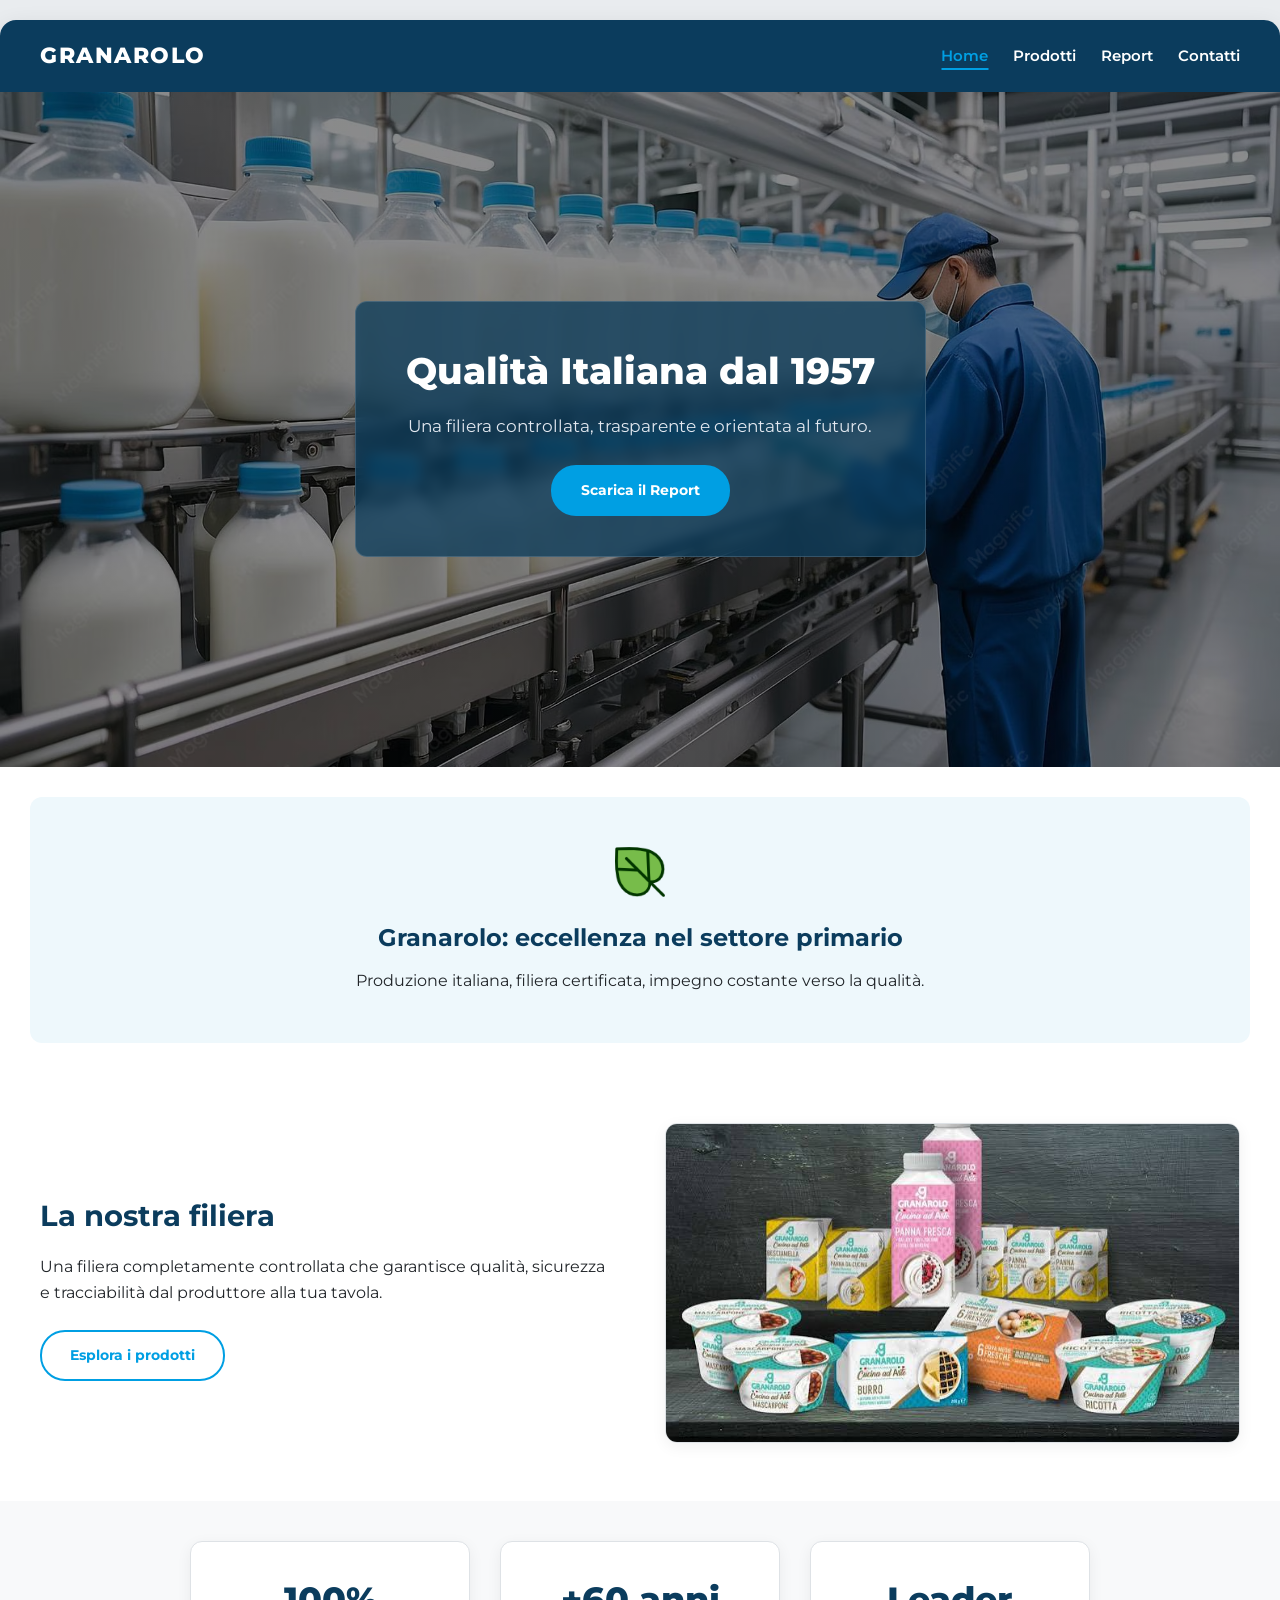
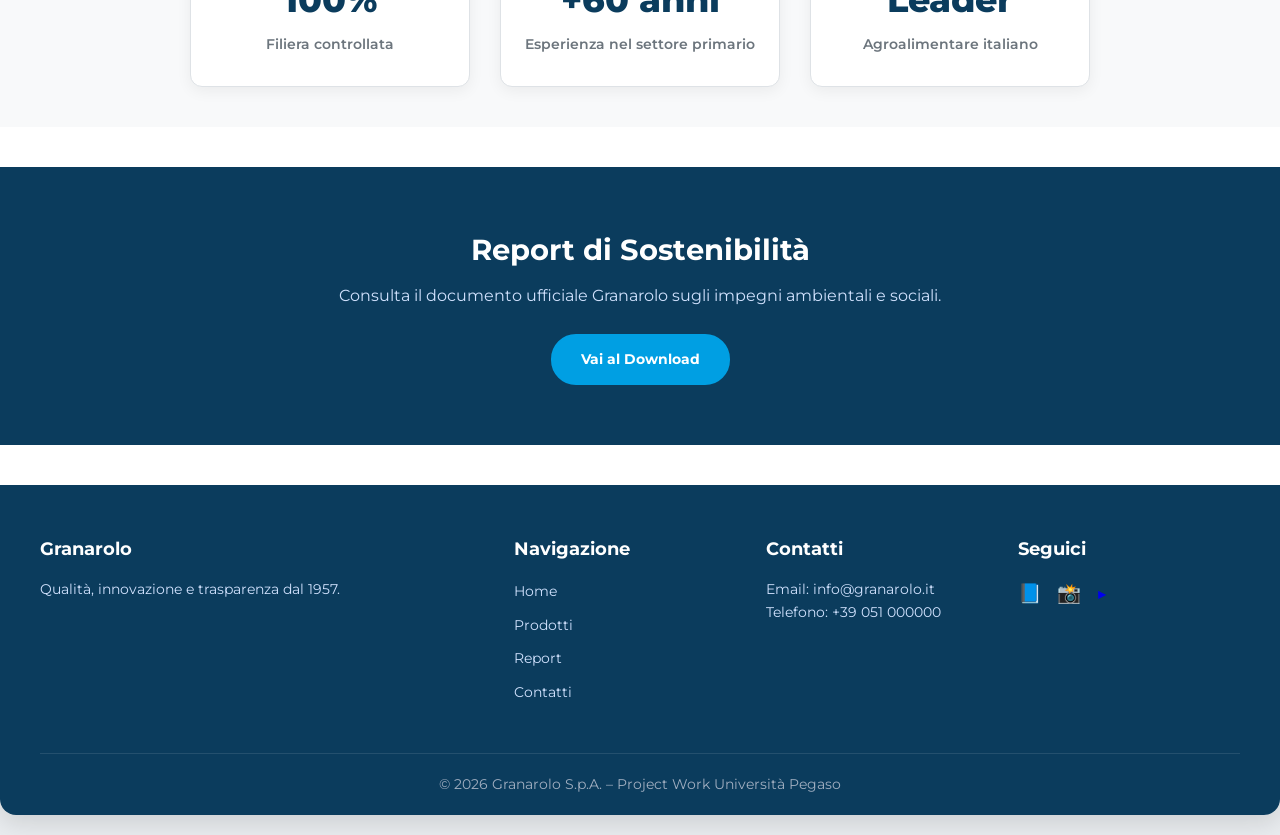
<file: index.html>
<!DOCTYPE html>
<html lang="it">
<head>
    <meta charset="UTF-8">
    <meta name="viewport" content="width=device-width, initial-scale=1.0">
    <meta name="description" content="Project Work Università Pegaso - Sito Web Granarolo: qualità, filiera e sostenibilità.">
    <title>Granarolo - Home | Project Work Pegaso</title>
    
    <!-- Google Fonts per un look tipografico professionale -->
    <link rel="preconnect" href="https://fonts.googleapis.com">
    <link rel="preconnect" href="https://fonts.gstatic.com" crossorigin>
    <link href="https://fonts.googleapis.com/css2?family=Montserrat:wght@400;600;700;800&display=swap" rel="stylesheet">
    
    <!-- Foglio di Stile -->
    <link rel="stylesheet" href="css/style.css">
</head>

<body>

<div class="home-wrapper">

    <!-- HEADER & NAVBAR -->
    <header>
        <nav class="navbar">
            <div class="logo">GRANAROLO</div>
            <ul class="nav-links">
                <li><a href="index.html" class="active">Home</a></li>
                <li><a href="prodotti.html">Prodotti</a></li>
                <li><a href="download-report.html">Report</a></li>
                <li><a href="contatti.html">Contatti</a></li>
            </ul>
        </nav>
    </header>

    <!-- CONTENUTO PRINCIPALE (MAIN) -->
    <main>
        <!-- HERO SECTION -->
        <section class="hero-img">
            <div class="hero-overlay">
                <h1>Qualità Italiana dal 1957</h1>
                <p>Una filiera controllata, trasparente e orientata al futuro.</p>
                <a class="btn" href="download-report.html">Scarica il Report</a>
            </div>
        </section>

        <!-- INTRO BANNER -->
        <section class="intro-banner">
            <img src="img/icon-leaf.png" alt="Icona sostenibilità" class="leaf-icon">
            <h2>Granarolo: eccellenza nel settore primario</h2>
            <p>Produzione italiana, filiera certificata, impegno costante verso la qualità.</p>
        </section>

        <!-- SEZIONE SPLIT FILIERA -->
        <section class="split-section">
            <div class="split-text">
                <h2>La nostra filiera</h2>
                <p>Una filiera completamente controllata che garantisce qualità, sicurezza e tracciabilità dal produttore alla tua tavola.</p>
                <a class="btn btn-secondary" href="prodotti.html">Esplora i prodotti</a>
            </div>

            <div class="split-img">
                <img src="img/granarolo.jpeg" alt="Filiera Granarolo">
            </div>
        </section>

        <!-- SEZIONE KPI / STATISTICHE -->
        <section class="kpi-section">
            <div class="kpi-card">
                <h3>100%</h3>
                <p>Filiera controllata</p>
            </div>
            <div class="kpi-card">
                <h3>+60 anni</h3>
                <p>Esperienza nel settore primario</p>
            </div>
            <div class="kpi-card">
                <h3>Leader</h3>
                <p>Agroalimentare italiano</p>
            </div>
        </section>

        <!-- SEZIONE BANNER REPORT -->
        <section class="report-section">
            <h2>Report di Sostenibilità</h2>
            <p>Consulta il documento ufficiale Granarolo sugli impegni ambientali e sociali.</p>
            <a class="btn" href="download-report.html">Vai al Download</a>
        </section>
    </main>

    <!-- FOOTER -->
    <footer class="footer">
        <div class="footer-container">
            <div class="footer-section">
                <h3>Granarolo</h3>
                <p>Qualità, innovazione e trasparenza dal 1957.</p>
            </div>
            <div class="footer-section">
                <h4>Navigazione</h4>
                <ul>
                    <li><a href="index.html">Home</a></li>
                    <li><a href="prodotti.html">Prodotti</a></li>
                    <li><a href="download-report.html">Report</a></li>
                    <li><a href="contatti.html">Contatti</a></li>
                </ul>
            </div>
            <div class="footer-section">
                <h4>Contatti</h4>
                <p>Email: info@granarolo.it</p>
                <p>Telefono: +39 051 000000</p>
            </div>
            <div class="footer-section">
                <h4>Seguici</h4>
                <div class="social-icons">
                    <a href="#" aria-label="Facebook">📘</a>
                    <a href="#" aria-label="Instagram">📸</a>
                    <a href="#" aria-label="YouTube">▶️️</a>
                </div>
            </div>
        </div>
        <div class="footer-bottom">
            © 2026 Granarolo S.p.A. – Project Work Università Pegaso
        </div>
    </footer>

</div>

</body>
</html>
</file>
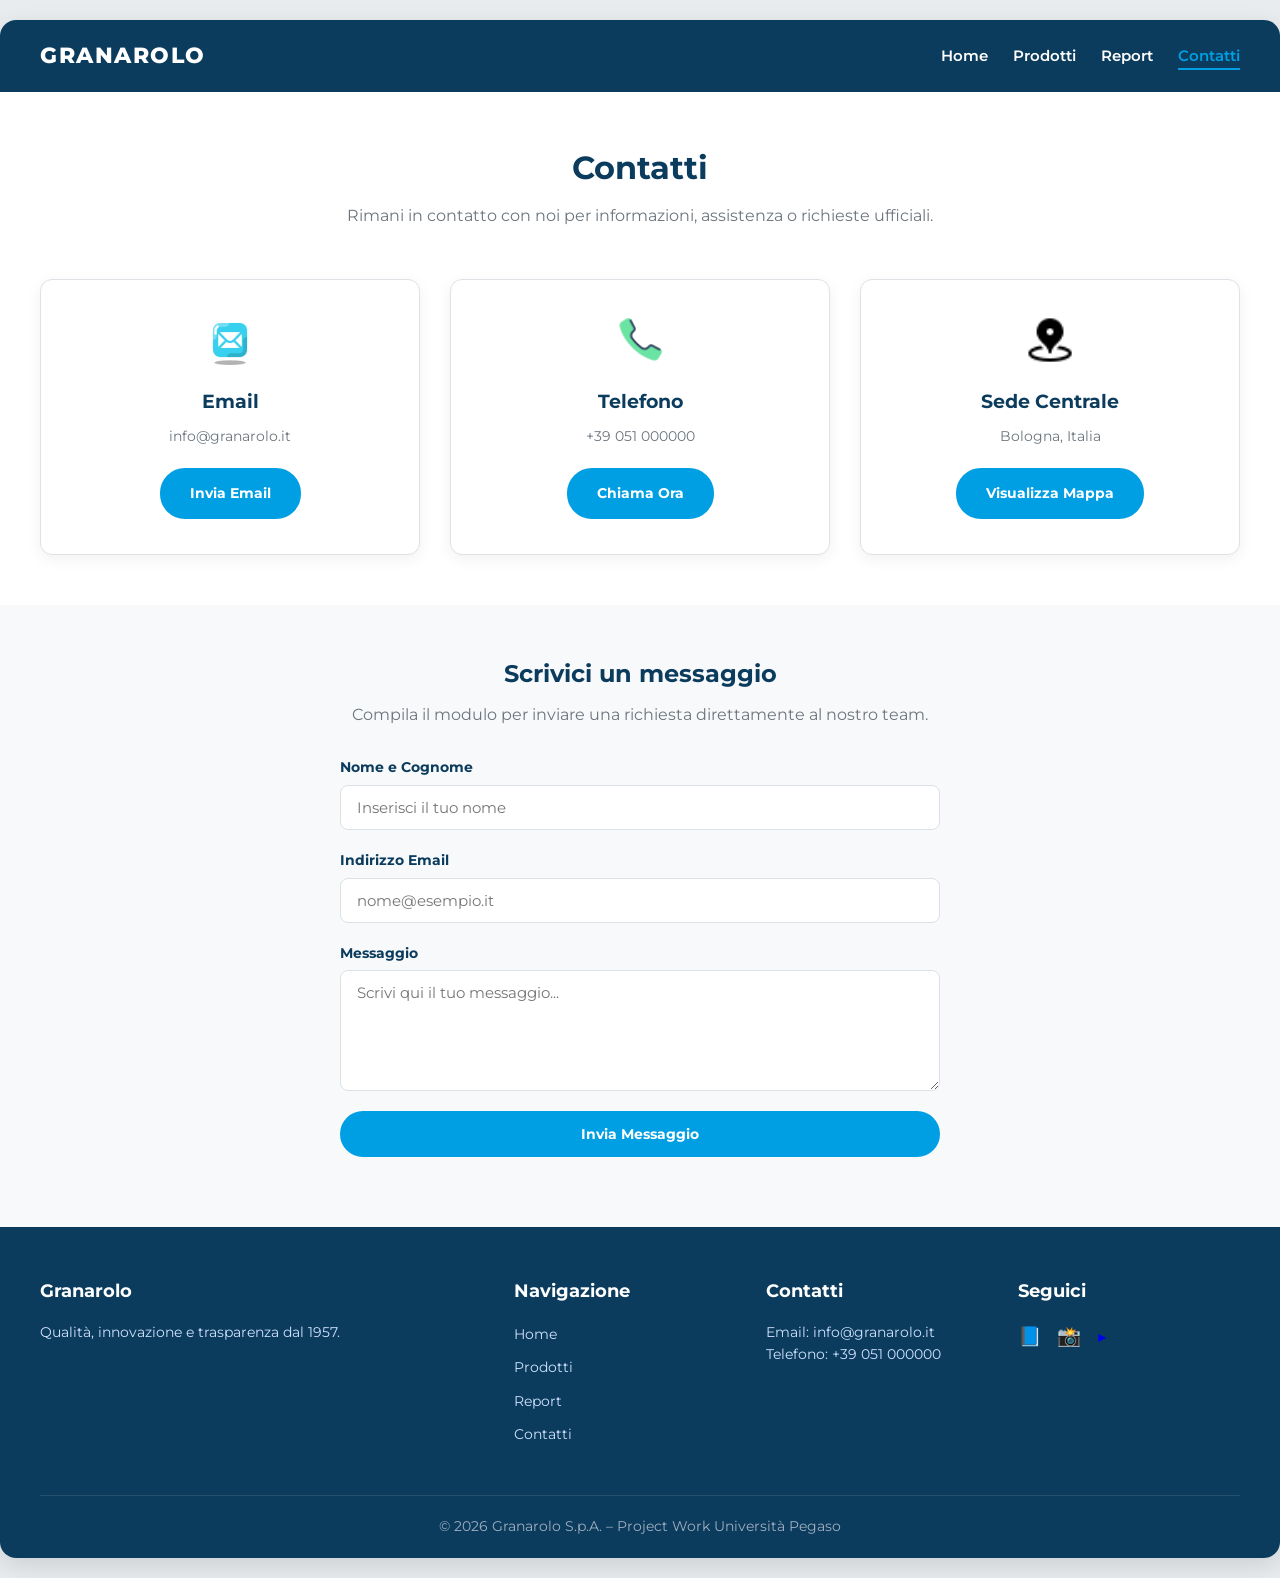
<file: contatti.html>
<!DOCTYPE html>
<html lang="it">
<head>
    <meta charset="UTF-8">
    <meta name="viewport" content="width=device-width, initial-scale=1.0">
    <meta name="description" content="Project Work Università Pegaso - Contatti Granarolo: form di contatto, referenze aziendali e sede.">
    <title>Granarolo - Contatti | Project Work Pegaso</title>
    
    <!-- Google Fonts -->
    <link rel="preconnect" href="https://fonts.googleapis.com">
    <link rel="preconnect" href="https://fonts.gstatic.com" crossorigin>
    <link href="https://fonts.googleapis.com/css2?family=Montserrat:wght@400;600;700;800&display=swap" rel="stylesheet">
    
    <!-- Foglio di Stile -->
    <link rel="stylesheet" href="css/style.css">
</head>

<body>

<div class="page-wrapper">

    <!-- HEADER & NAVBAR -->
    <header>
        <nav class="navbar">
            <div class="logo">GRANAROLO</div>
            <ul class="nav-links">
                <li><a href="index.html">Home</a></li>
                <li><a href="prodotti.html">Prodotti</a></li>
                <li><a href="download-report.html">Report</a></li>
                <li><a href="contatti.html" class="active">Contatti</a></li>
            </ul>
        </nav>
    </header>

    <!-- CONTENUTO PRINCIPALE (MAIN) -->
    <main>
        <!-- INTESTAZIONE PAGINA -->
        <section class="page-header">
            <h1>Contatti</h1>
            <p>Rimani in contatto con noi per informazioni, assistenza o richieste ufficiali.</p>
        </section>

        <!-- GRIGLIA CONTATTI -->
        <section class="contact-grid">

            <article class="contact-card">
                <img src="img/icon-mail.png" class="contact-icon" alt="Email">
                <h3>Email</h3>
                <p>info@granarolo.it</p>
                <a class="btn" href="mailto:info@granarolo.it">Invia Email</a>
            </article>

            <article class="contact-card">
                <img src="img/icon-phone.png" class="contact-icon" alt="Telefono">
                <h3>Telefono</h3>
                <p>+39 051 000000</p>
                <a class="btn" href="tel:+39051000000">Chiama Ora</a>
            </article>

            <article class="contact-card">
                <img src="img/icon-position.png" class="contact-icon" alt="Posizione">
                <h3>Sede Centrale</h3>
                <p>Bologna, Italia</p>
                <a class="btn" href="#" target="_blank" rel="noopener">Visualizza Mappa</a>
            </article>

        </section>

        <!-- FORM CONTATTI -->
        <section class="contact-form-section">
            <h2>Scrivici un messaggio</h2>
            <p>Compila il modulo per inviare una richiesta direttamente al nostro team.</p>

            <form class="contact-form" action="#" method="post">
                <div class="form-group">
                    <label for="nome">Nome e Cognome</label>
                    <input type="text" id="nome" name="nome" placeholder="Inserisci il tuo nome" required>
                </div>

                <div class="form-group">
                    <label for="email">Indirizzo Email</label>
                    <input type="email" id="email" name="email" placeholder="nome@esempio.it" required>
                </div>

                <div class="form-group">
                    <label for="messaggio">Messaggio</label>
                    <textarea id="messaggio" name="messaggio" rows="5" placeholder="Scrivi qui il tuo messaggio..." required></textarea>
                </div>

                <button type="submit" class="btn">Invia Messaggio</button>
            </form>
        </section>
    </main>

    <!-- FOOTER -->
    <footer class="footer">
        <div class="footer-container">
            <div class="footer-section">
                <h3>Granarolo</h3>
                <p>Qualità, innovazione e trasparenza dal 1957.</p>
            </div>
            <div class="footer-section">
                <h4>Navigazione</h4>
                <ul>
                    <li><a href="index.html">Home</a></li>
                    <li><a href="prodotti.html">Prodotti</a></li>
                    <li><a href="download-report.html">Report</a></li>
                    <li><a href="contatti.html">Contatti</a></li>
                </ul>
            </div>
            <div class="footer-section">
                <h4>Contatti</h4>
                <p>Email: info@granarolo.it</p>
                <p>Telefono: +39 051 000000</p>
            </div>
            <div class="footer-section">
                <h4>Seguici</h4>
                <div class="social-icons">
                    <a href="#" aria-label="Facebook">📘</a>
                    <a href="#" aria-label="Instagram">📸</a>
                    <a href="#" aria-label="YouTube">▶</a>
                </div>
            </div>
        </div>
        <div class="footer-bottom">
            © 2026 Granarolo S.p.A. – Project Work Università Pegaso
        </div>
    </footer>

</div>

</body>
</html>
</file>
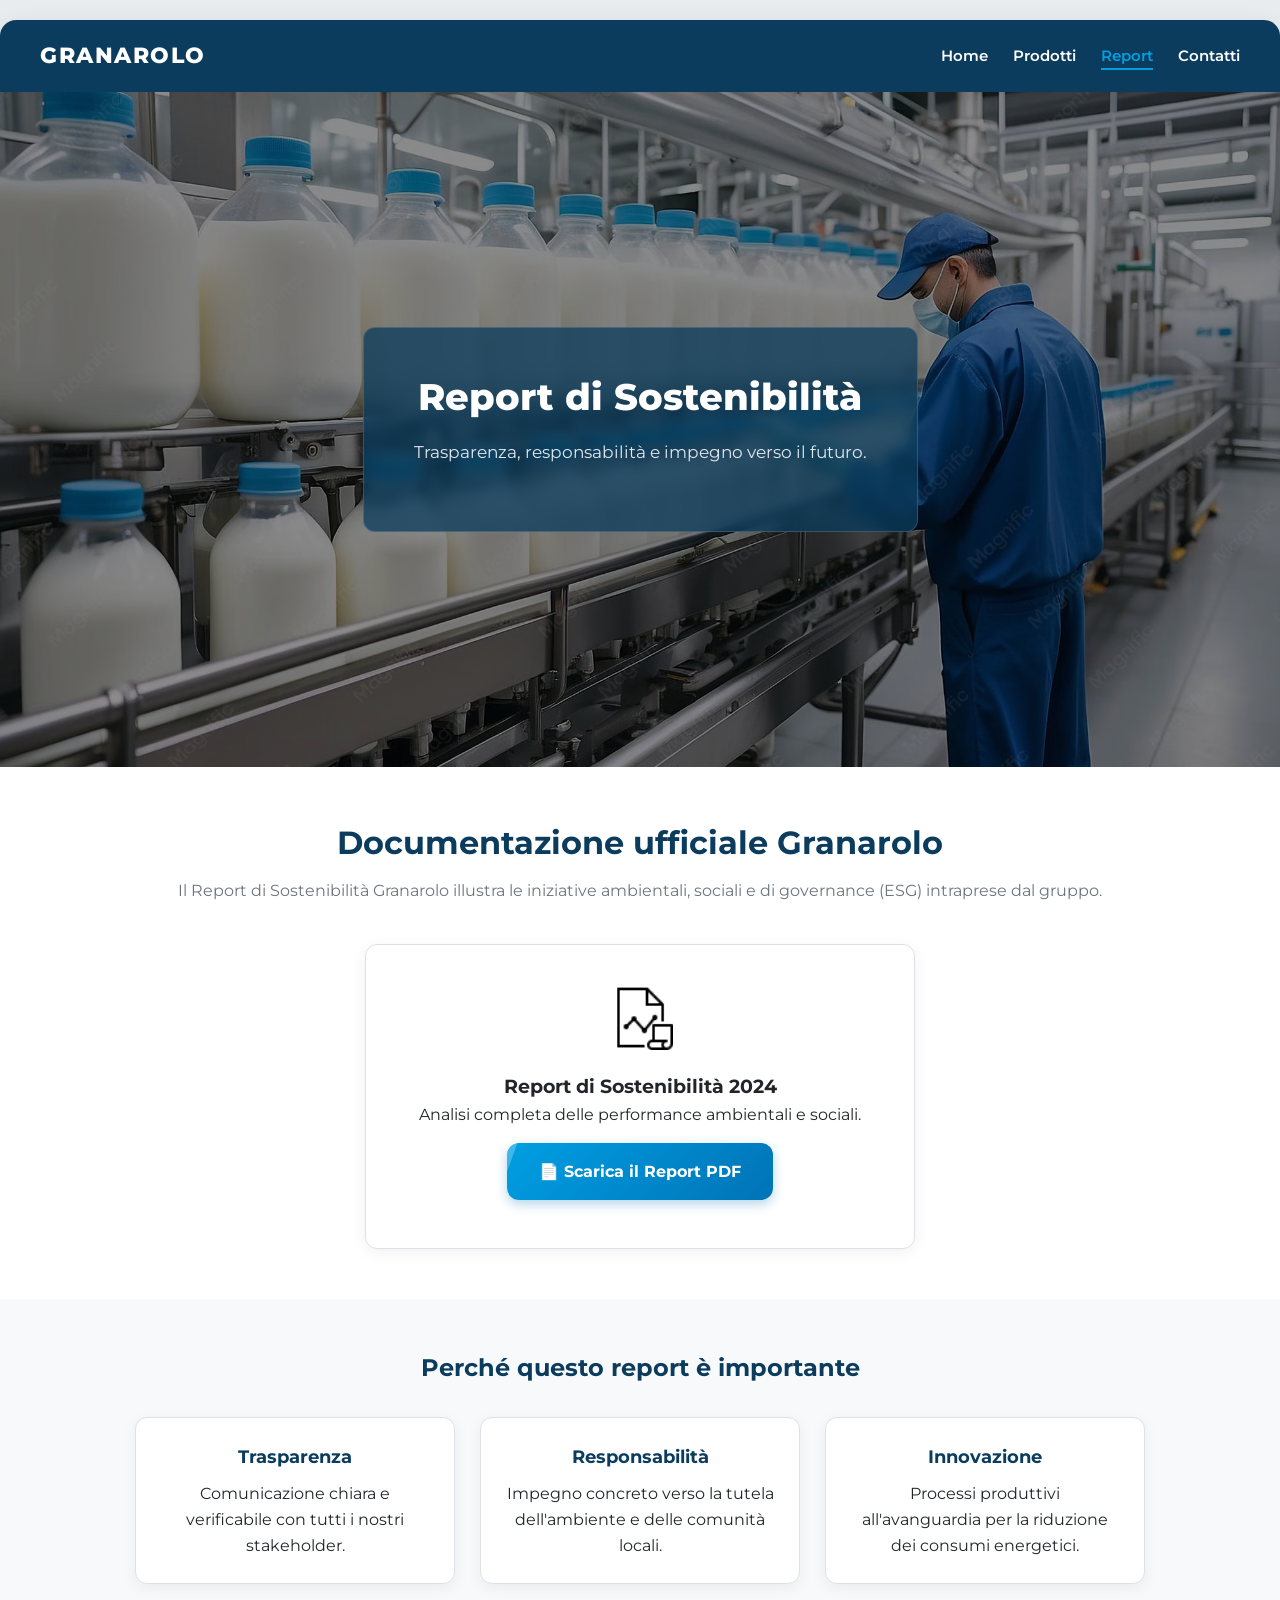
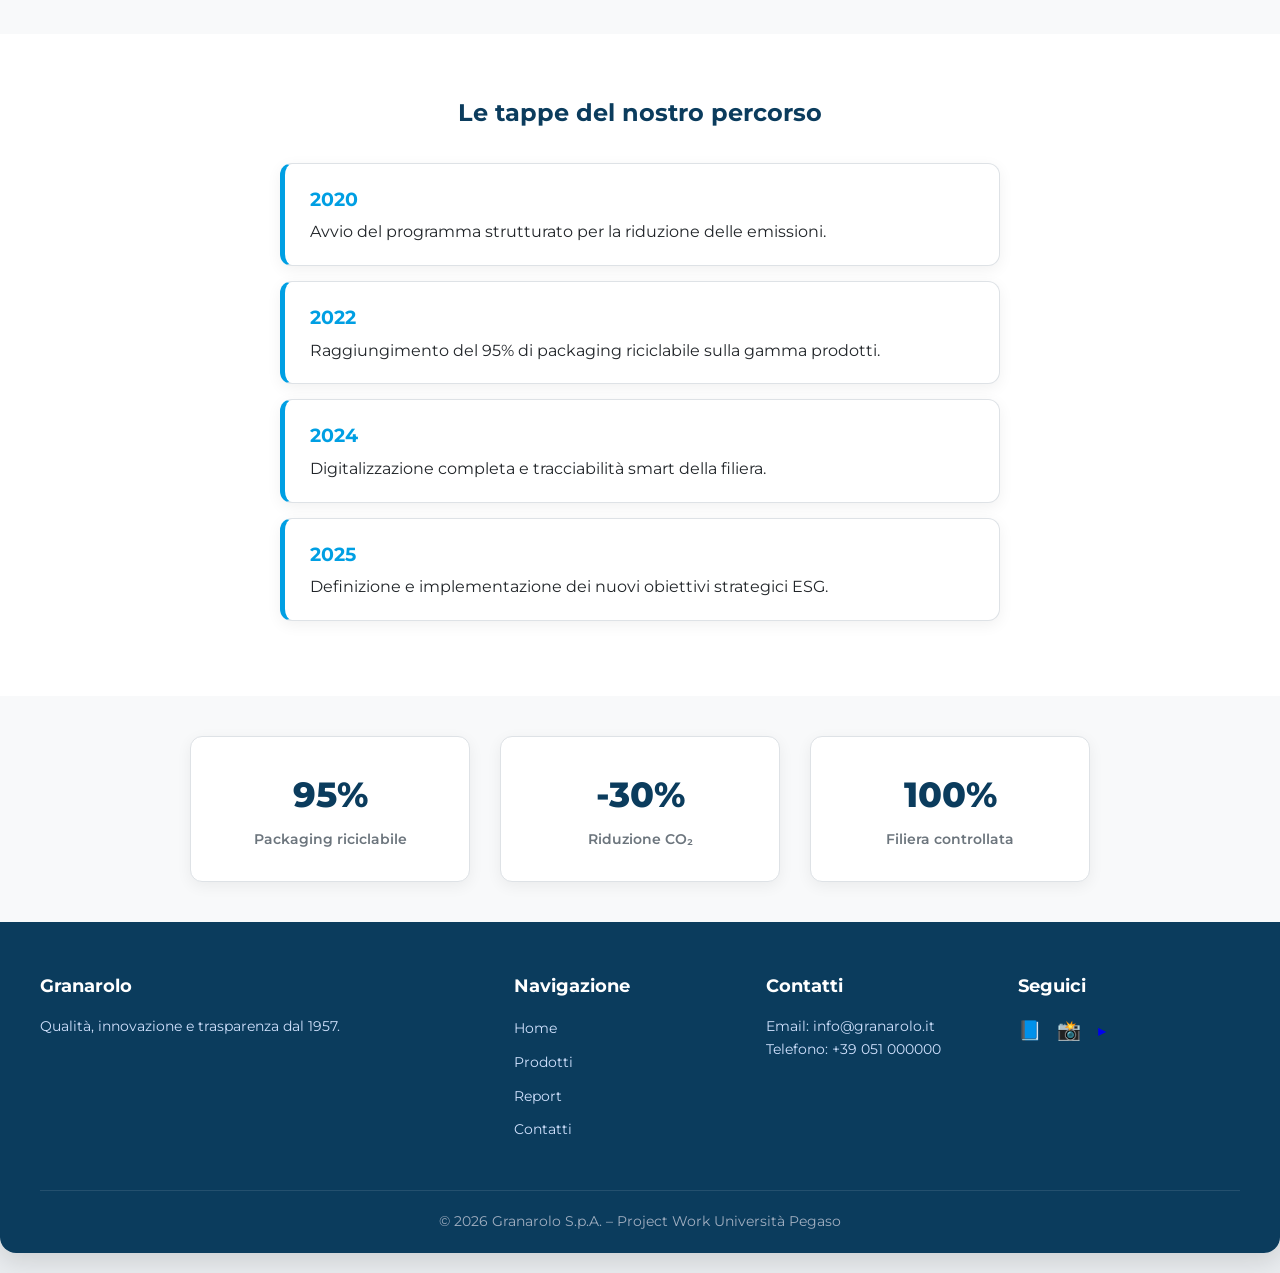
<file: download-report.html>
<!DOCTYPE html>
<html lang="it">
<head>
    <meta charset="UTF-8">
    <meta name="viewport" content="width=device-width, initial-scale=1.0">
    <meta name="description" content="Project Work Università Pegaso - Report di Sostenibilità Granarolo: analisi ESG, tappe ed obiettivi ambientali.">
    <title>Granarolo - Report | Project Work Pegaso</title>
    
    <!-- Google Fonts -->
    <link rel="preconnect" href="https://fonts.googleapis.com">
    <link rel="preconnect" href="https://fonts.gstatic.com" crossorigin>
    <link href="https://fonts.googleapis.com/css2?family=Montserrat:wght@400;600;700;800&display=swap" rel="stylesheet">
    
    <!-- Foglio di Stile -->
    <link rel="stylesheet" href="css/style.css">
</head>

<body>

<div class="page-wrapper">

    <!-- HEADER & NAVBAR -->
    <header>
        <nav class="navbar">
            <div class="logo">GRANAROLO</div>
            <ul class="nav-links">
                <li><a href="index.html">Home</a></li>
                <li><a href="prodotti.html">Prodotti</a></li>
                <li><a href="download-report.html" class="active">Report</a></li>
                <li><a href="contatti.html">Contatti</a></li>
            </ul>
        </nav>
    </header>

    <!-- CONTENUTO PRINCIPALE (MAIN) -->
    <main>
        <!-- HERO SECTION REPORT -->
        <section class="hero-img">
            <div class="hero-overlay">
                <h1>Report di Sostenibilità</h1>
                <p>Trasparenza, responsabilità e impegno verso il futuro.</p>
            </div>
        </section>

        <!-- TESTO INTRODUTTIVO -->
        <section class="content">
            <h2>Documentazione ufficiale Granarolo</h2>
            <p>Il Report di Sostenibilità Granarolo illustra le iniziative ambientali, sociali e di governance (ESG) intraprese dal gruppo.</p>
        </section>

        <!-- DOWNLOAD CARD -->
        <section class="report-download-section">
            <div class="report-card">
                <img src="img/icon-report.png" alt="Icona Report" class="report-icon">
                <h3>Report di Sostenibilità 2024</h3>
                <p>Analisi completa delle performance ambientali e sociali.</p>
                <a class="btn-download-premium" href="docs/report-sostenibilita.pdf" download>
                    📄 Scarica il Report PDF
                </a>
            </div>
        </section>

        <!-- PERCHÉ QUESTO REPORT -->
        <section class="why-section">
            <h2>Perché questo report è importante</h2>
            <div class="why-grid">
                <article class="why-item">
                    <h3>Trasparenza</h3>
                    <p>Comunicazione chiara e verificabile con tutti i nostri stakeholder.</p>
                </article>
                <article class="why-item">
                    <h3>Responsabilità</h3>
                    <p>Impegno concreto verso la tutela dell'ambiente e delle comunità locali.</p>
                </article>
                <article class="why-item">
                    <h3>Innovazione</h3>
                    <p>Processi produttivi all'avanguardia per la riduzione dei consumi energetici.</p>
                </article>
            </div>
        </section>

        <!-- TIMELINE STORICA -->
        <section class="timeline">
            <h2>Le tappe del nostro percorso</h2>
            <div class="timeline-container">
                <article class="timeline-item">
                    <h3>2020</h3>
                    <p>Avvio del programma strutturato per la riduzione delle emissioni.</p>
                </article>

                <article class="timeline-item">
                    <h3>2022</h3>
                    <p>Raggiungimento del 95% di packaging riciclabile sulla gamma prodotti.</p>
                </article>

                <article class="timeline-item">
                    <h3>2024</h3>
                    <p>Digitalizzazione completa e tracciabilità smart della filiera.</p>
                </article>

                <article class="timeline-item">
                    <h3>2025</h3>
                    <p>Definizione e implementazione dei nuovi obiettivi strategici ESG.</p>
                </article>
            </div>
        </section>

        <!-- KPI AMBIENTALI -->
        <section class="kpi-section">
            <div class="kpi-card">
                <h3>95%</h3>
                <p>Packaging riciclabile</p>
            </div>
            <div class="kpi-card">
                <h3>-30%</h3>
                <p>Riduzione CO₂</p>
            </div>
            <div class="kpi-card">
                <h3>100%</h3>
                <p>Filiera controllata</p>
            </div>
        </section>
    </main>

    <!-- FOOTER -->
    <footer class="footer">
        <div class="footer-container">
            <div class="footer-section">
                <h3>Granarolo</h3>
                <p>Qualità, innovazione e trasparenza dal 1957.</p>
            </div>
            <div class="footer-section">
                <h4>Navigazione</h4>
                <ul>
                    <li><a href="index.html">Home</a></li>
                    <li><a href="prodotti.html">Prodotti</a></li>
                    <li><a href="download-report.html">Report</a></li>
                    <li><a href="contatti.html">Contatti</a></li>
                </ul>
            </div>
            <div class="footer-section">
                <h4>Contatti</h4>
                <p>Email: info@granarolo.it</p>
                <p>Telefono: +39 051 000000</p>
            </div>
            <div class="footer-section">
                <h4>Seguici</h4>
                <div class="social-icons">
                    <a href="#" aria-label="Facebook">📘</a>
                    <a href="#" aria-label="Instagram">📸</a>
                    <a href="#" aria-label="YouTube">▶</a>
                </div>
            </div>
        </div>
        <div class="footer-bottom">
            © 2026 Granarolo S.p.A. – Project Work Università Pegaso
        </div>
    </footer>

</div>

</body>
</html>
</file>
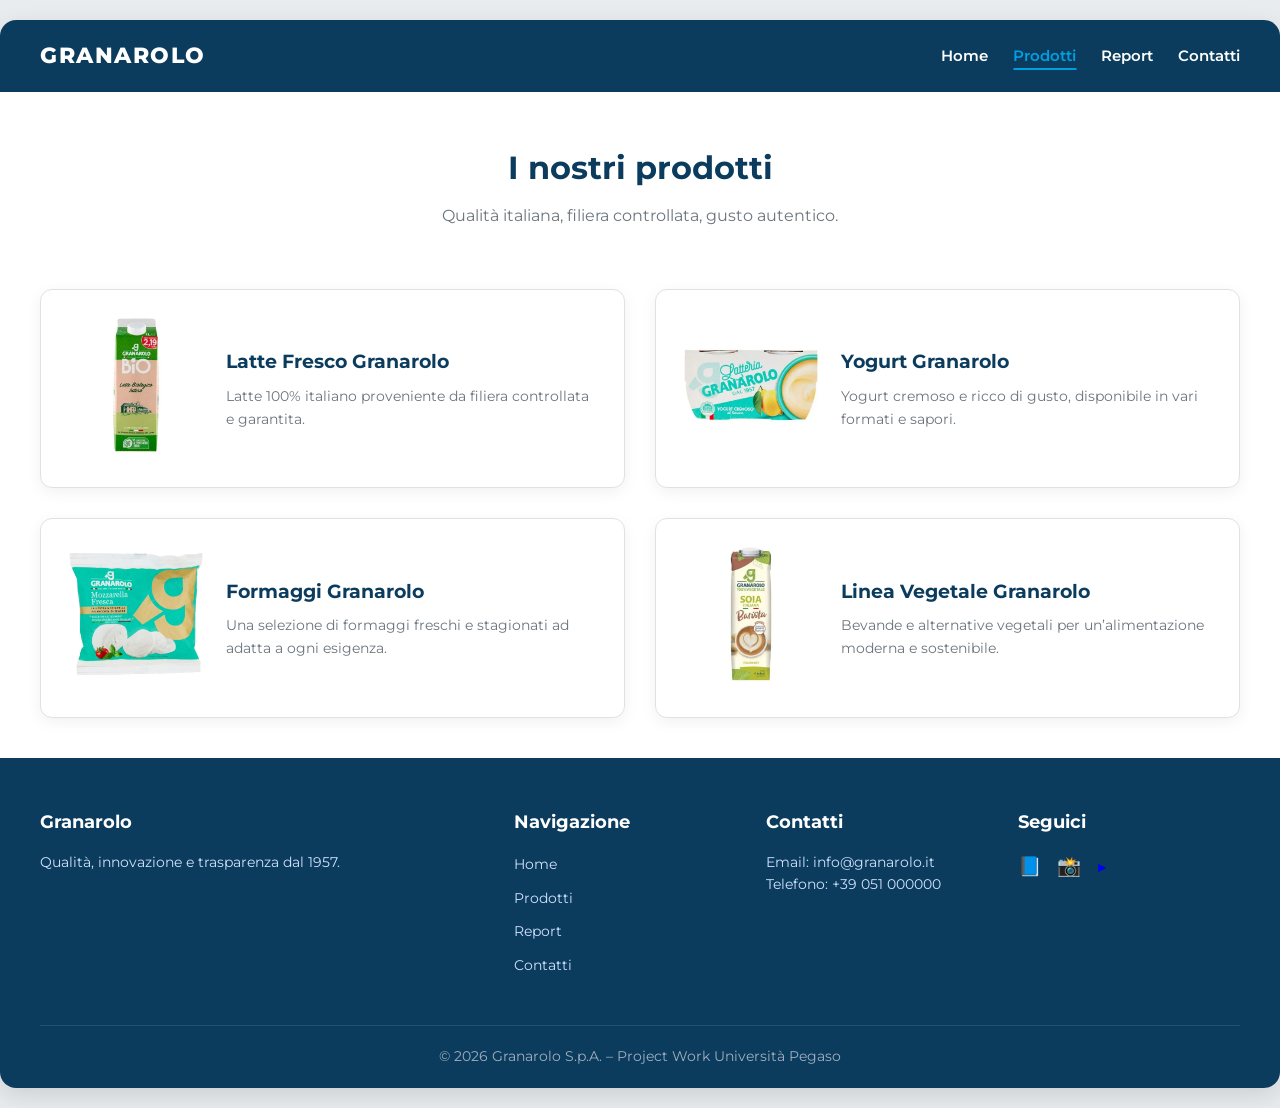
<file: prodotti.html>
<!DOCTYPE html>
<html lang="it">
<head>
    <meta charset="UTF-8">
    <meta name="viewport" content="width=device-width, initial-scale=1.0">
    <meta name="description" content="Project Work Università Pegaso - Catalogo Prodotti Granarolo: latte, yogurt, formaggi e linea vegetale.">
    <title>Granarolo - Prodotti | Project Work Pegaso</title>
    
    <!-- Google Fonts -->
    <link rel="preconnect" href="https://fonts.googleapis.com">
    <link rel="preconnect" href="https://fonts.gstatic.com" crossorigin>
    <link href="https://fonts.googleapis.com/css2?family=Montserrat:wght@400;600;700;800&display=swap" rel="stylesheet">
    
    <!-- Foglio di Stile -->
    <link rel="stylesheet" href="css/style.css">
</head>

<body>

<div class="page-wrapper">

    <!-- HEADER & NAVBAR -->
    <header>
        <nav class="navbar">
            <div class="logo">GRANAROLO</div>
            <ul class="nav-links">
                <li><a href="index.html">Home</a></li>
                <li><a href="prodotti.html" class="active">Prodotti</a></li>
                <li><a href="download-report.html">Report</a></li>
                <li><a href="contatti.html">Contatti</a></li>
            </ul>
        </nav>
    </header>

    <!-- CONTENUTO PRINCIPALE (MAIN) -->
    <main>
        <!-- INTESTAZIONE PAGINA -->
        <section class="page-header">
            <h1>I nostri prodotti</h1>
            <p>Qualità italiana, filiera controllata, gusto autentico.</p>
        </section>

        <!-- GRIGLIA PRODOTTI -->
        <section class="products-premium">

            <article class="product-premium-card">
                <div class="product-img">
                    <img src="img/latte-granarolo.jpg" alt="Latte Fresco Granarolo">
                </div>
                <div class="product-info">
                    <h3>Latte Fresco Granarolo</h3>
                    <p>Latte 100% italiano proveniente da filiera controllata e garantita.</p>
                </div>
            </article>

            <article class="product-premium-card">
                <div class="product-img">
                    <img src="img/yogurt-granarolo.jpg" alt="Yogurt Granarolo">
                </div>
                <div class="product-info">
                    <h3>Yogurt Granarolo</h3>
                    <p>Yogurt cremoso e ricco di gusto, disponibile in vari formati e sapori.</p>
                </div>
            </article>

            <article class="product-premium-card">
                <div class="product-img">
                    <img src="img/formaggi-granarolo.jpg" alt="Formaggi Granarolo">
                </div>
                <div class="product-info">
                    <h3>Formaggi Granarolo</h3>
                    <p>Una selezione di formaggi freschi e stagionati ad adatta a ogni esigenza.</p>
                </div>
            </article>

            <article class="product-premium-card">
                <div class="product-img">
                    <img src="img/vegetale-granarolo.jpg" alt="Linea Vegetale Granarolo">
                </div>
                <div class="product-info">
                    <h3>Linea Vegetale Granarolo</h3>
                    <p>Bevande e alternative vegetali per un’alimentazione moderna e sostenibile.</p>
                </div>
            </article>

        </section>
    </main>

    <!-- FOOTER -->
    <footer class="footer">
        <div class="footer-container">
            <div class="footer-section">
                <h3>Granarolo</h3>
                <p>Qualità, innovazione e trasparenza dal 1957.</p>
            </div>
            <div class="footer-section">
                <h4>Navigazione</h4>
                <ul>
                    <li><a href="index.html">Home</a></li>
                    <li><a href="prodotti.html">Prodotti</a></li>
                    <li><a href="download-report.html">Report</a></li>
                    <li><a href="contatti.html">Contatti</a></li>
                </ul>
            </div>
            <div class="footer-section">
                <h4>Contatti</h4>
                <p>Email: info@granarolo.it</p>
                <p>Telefono: +39 051 000000</p>
            </div>
            <div class="footer-section">
                <h4>Seguici</h4>
                <div class="social-icons">
                    <a href="#" aria-label="Facebook">📘</a>
                    <a href="#" aria-label="Instagram">📸</a>
                    <a href="#" aria-label="YouTube">▶</a>
                </div>
            </div>
        </div>
        <div class="footer-bottom">
            © 2026 Granarolo S.p.A. – Project Work Università Pegaso
        </div>
    </footer>

</div>

</body>
</html>
</file>
<file: css/style.css>
/* ==========================================================================
   PALETTE COLORI E VARIABILI (Standard Pegaso / Granarolo)
   ========================================================================== */
:root {
    --blue-primary: #009FE3;
    --blue-hover: #0073b6;
    --blue-light: #eef8fc;
    --dark-blue: #0b3c5d;
    --bg-page: #e9ecef;         /* Sfondo grigio per contrasto con i box bianchi */
    --card-bg: #ffffff;
    --text-dark: #212529;
    --text-muted: #6c757d;
    --border-color: #dee2e6;
    --shadow-soft: 0 4px 15px rgba(0, 0, 0, 0.06);
    --shadow-strong: 0 8px 25px rgba(0, 0, 0, 0.12);
    --radius-main: 16px;
    --radius-card: 12px;
}

/* ==========================================================================
   RESET E STILI BASE
   ========================================================================== */
* {
    margin: 0;
    padding: 0;
    box-sizing: border-box;
    font-family: 'Montserrat', Arial, sans-serif;
}

body {
    background-color: var(--bg-page);
    color: var(--text-dark);
    line-height: 1.6;
    min-height: 100vh;
}

/* Contenitore Principale ad Arca (Wrapper) */
.home-wrapper,
.page-wrapper {
    max-width: 1300px;
    margin: 20px auto;
    background: #ffffff;
    border-radius: var(--radius-main);
    box-shadow: var(--shadow-strong);
    overflow: hidden;
}

/* ==========================================================================
   HEADER E NAVBAR
   ========================================================================== */
header {
    position: sticky;
    top: 0;
    z-index: 1000;
}

.navbar {
    display: flex;
    justify-content: space-between;
    align-items: center;
    padding: 18px 40px;
    background: var(--dark-blue);
    color: #ffffff;
}

.logo {
    font-size: 1.4rem;
    font-weight: 800;
    letter-spacing: 1.5px;
    color: #ffffff;
}

.nav-links {
    list-style: none;
    display: flex;
    gap: 25px;
}

.nav-links a {
    color: #ffffff;
    text-decoration: none;
    font-size: 0.95rem;
    font-weight: 600;
    position: relative;
    padding-bottom: 5px;
    transition: color 0.3s ease;
}

.nav-links a::after {
    content: "";
    position: absolute;
    left: 50%;
    bottom: 0;
    width: 0;
    height: 2px;
    background: var(--blue-primary);
    transform: translateX(-50%);
    transition: width 0.3s ease;
}

.nav-links a:hover::after,
.nav-links a.active::after {
    width: 100%;
}

.nav-links a.active {
    color: var(--blue-primary);
}

/* ==========================================================================
   HERO SECTIONS
   ========================================================================== */
.hero-img {
    background: linear-gradient(rgba(0, 0, 0, 0.45), rgba(0, 0, 0, 0.45)), 
                url('../img/hero-granarolo.jpg') center/cover no-repeat;
    height: 75vh;
    min-height: 420px;
    display: flex;
    align-items: center;
    justify-content: center;
    padding: 20px;
}

.hero-overlay {
    background: rgba(11, 60, 93, 0.75);
    padding: 40px 50px;
    border-radius: var(--radius-card);
    backdrop-filter: blur(6px);
    text-align: center;
    color: #ffffff;
    max-width: 650px;
    border: 1px solid rgba(255, 255, 255, 0.15);
}

.hero-overlay h1 {
    font-size: 2.3rem;
    font-weight: 800;
    margin-bottom: 12px;
}

.hero-overlay p {
    font-size: 1.05rem;
    margin-bottom: 25px;
    color: #e2e8f0;
}

/* ==========================================================================
   TITOLI ED INTESTAZIONI PAGINA
   ========================================================================== */
.page-header,
.content {
    text-align: center;
    padding: 50px 20px 20px;
}

.page-header h1,
.content h2 {
    color: var(--dark-blue);
    font-size: 2rem;
    font-weight: 700;
    margin-bottom: 10px;
}

.page-header p,
.content p {
    color: var(--text-muted);
    font-size: 1rem;
}

/* ==========================================================================
   PULSANTI GENERALI (BUTTONS)
   ========================================================================== */
.btn {
    display: inline-block;
    background: var(--blue-primary);
    color: #ffffff;
    padding: 12px 28px;
    border-radius: 25px;
    text-decoration: none;
    font-weight: 700;
    font-size: 0.9rem;
    border: 2px solid var(--blue-primary);
    transition: all 0.3s ease;
    cursor: pointer;
}

.btn:hover {
    background: var(--blue-hover);
    border-color: var(--blue-hover);
    transform: translateY(-2px);
}

.btn-secondary {
    background: transparent;
    color: var(--blue-primary);
}

.btn-secondary:hover {
    background: var(--blue-primary);
    color: #ffffff;
}

/* Pulsante Premium di Download */
.btn-download-premium {
    display: inline-block;
    padding: 16px 32px;
    background: linear-gradient(135deg, var(--blue-primary), var(--blue-hover));
    color: #ffffff;
    font-weight: 700;
    border-radius: var(--radius-card);
    text-decoration: none;
    font-size: 1rem;
    box-shadow: 0 4px 12px rgba(0, 115, 182, 0.3);
    transition: all 0.3s ease;
    position: relative;
    overflow: hidden;
    margin-top: 15px;
}

.btn-download-premium::before {
    content: "";
    position: absolute;
    top: 0;
    left: -100%;
    width: 100%;
    height: 100%;
    background: rgba(255, 255, 255, 0.25);
    transform: skewX(-20deg);
    transition: 0.5s;
}

.btn-download-premium:hover::before {
    left: 100%;
}

.btn-download-premium:hover {
    transform: translateY(-3px);
    box-shadow: 0 6px 18px rgba(0, 115, 182, 0.4);
}

/* ==========================================================================
   SEZIONE BANNER E INTRODUZIONE
   ========================================================================== */
.intro-banner {
    text-align: center;
    padding: 50px 30px;
    background: var(--blue-light);
    margin: 30px;
    border-radius: var(--radius-card);
}

.intro-banner .leaf-icon,
.intro-banner img {
    width: 50px;
    height: auto;
    margin-bottom: 15px;
}

.intro-banner h2 {
    color: var(--dark-blue);
    font-size: 1.5rem;
    margin-bottom: 10px;
}

/* ==========================================================================
   SPLIT SECTION (FILIERA)
   ========================================================================== */
.split-section {
    display: flex;
    align-items: center;
    gap: 50px;
    padding: 50px 40px;
}

.split-text {
    flex: 1;
}

.split-text h2 {
    color: var(--dark-blue);
    font-size: 1.8rem;
    margin-bottom: 15px;
}

.split-text p {
    color: var(--text-dark);
    margin-bottom: 25px;
}

.split-img {
    flex: 1;
}

.split-img img {
    width: 100%;
    height: 320px;
    object-fit: cover;
    border-radius: var(--radius-card);
    box-shadow: var(--shadow-soft);
    border: 1px solid var(--border-color);
}

/* ==========================================================================
   KPI / STATISTICHE
   ========================================================================== */
.kpi-section {
    display: flex;
    justify-content: center;
    gap: 30px;
    padding: 40px;
    background: #f8f9fa;
}

.kpi-card {
    background: var(--card-bg);
    padding: 30px 20px;
    border-radius: var(--radius-card);
    text-align: center;
    flex: 1;
    max-width: 280px;
    box-shadow: var(--shadow-soft);
    border: 1px solid var(--border-color);
}

.kpi-card h3 {
    font-size: 2.2rem;
    font-weight: 800;
    margin-bottom: 5px;
    color: var(--dark-blue);
}

.kpi-card p {
    font-size: 0.9rem;
    color: var(--text-muted);
    font-weight: 600;
}

/* ==========================================================================
   REPORT CTA SECTION
   ========================================================================== */
.report-section {
    text-align: center;
    padding: 60px 30px;
    background: var(--dark-blue);
    color: #ffffff;
    margin: 40px 0;
}

.report-section h2 {
    font-size: 1.8rem;
    margin-bottom: 10px;
}

.report-section p {
    margin-bottom: 25px;
    color: #d0e1fd;
}

/* ==========================================================================
   PAGINA PRODOTTI (GRID & CARDS)
   ========================================================================== */
.products-premium {
    display: grid;
    grid-template-columns: repeat(2, 1fr);
    gap: 30px;
    padding: 40px;
}

.product-premium-card {
    display: flex;
    gap: 20px;
    background: var(--card-bg);
    padding: 25px;
    border-radius: var(--radius-card);
    box-shadow: var(--shadow-soft);
    border: 1px solid var(--border-color);
    align-items: center;
}

.product-img img {
    width: 140px;
    height: 140px;
    object-fit: cover;
    border-radius: 8px;
}

.product-info h3 {
    color: var(--dark-blue);
    font-size: 1.2rem;
    margin-bottom: 8px;
}

.product-info p {
    color: var(--text-muted);
    font-size: 0.9rem;
}

/* ==========================================================================
   PAGINA REPORT (DOWNLOAD, PERCHÉ & TIMELINE)
   ========================================================================== */
.report-download-section {
    display: flex;
    justify-content: center;
    padding: 20px 40px 50px;
}

.report-card {
    background: var(--card-bg);
    padding: 40px;
    border-radius: var(--radius-card);
    max-width: 550px;
    width: 100%;
    text-align: center;
    box-shadow: var(--shadow-soft);
    border: 1px solid var(--border-color);
}

.report-icon {
    width: 65px;
    height: auto;
    margin-bottom: 15px;
}

.why-section {
    padding: 50px 40px;
    text-align: center;
    background: #f8f9fa;
}

.why-section h2 {
    color: var(--dark-blue);
    margin-bottom: 30px;
}

.why-grid {
    display: flex;
    justify-content: center;
    gap: 25px;
}

.why-item {
    background: var(--card-bg);
    padding: 25px;
    border-radius: var(--radius-card);
    flex: 1;
    max-width: 320px;
    box-shadow: var(--shadow-soft);
    border: 1px solid var(--border-color);
}

.why-item h3 {
    color: var(--dark-blue);
    font-size: 1.1rem;
    margin-bottom: 10px;
}

/* Timeline */
.timeline {
    padding: 60px 40px;
    max-width: 800px;
    margin: auto;
}

.timeline h2 {
    text-align: center;
    color: var(--dark-blue);
    margin-bottom: 30px;
}

.timeline-item {
    background: var(--card-bg);
    padding: 20px 25px;
    border-radius: var(--radius-card);
    margin-bottom: 15px;
    box-shadow: var(--shadow-soft);
    border-left: 5px solid var(--blue-primary);
    border-top: 1px solid var(--border-color);
    border-right: 1px solid var(--border-color);
    border-bottom: 1px solid var(--border-color);
}

.timeline-item h3 {
    color: var(--blue-primary);
    font-size: 1.2rem;
    margin-bottom: 5px;
}

/* ==========================================================================
   PAGINA CONTATTI & FORM
   ========================================================================== */
.contact-grid {
    display: grid;
    grid-template-columns: repeat(3, 1fr);
    gap: 30px;
    padding: 30px 40px 50px;
}

.contact-card {
    background: var(--card-bg);
    padding: 35px 20px;
    border-radius: var(--radius-card);
    text-align: center;
    box-shadow: var(--shadow-soft);
    border: 1px solid var(--border-color);
}

.contact-icon {
    width: 50px;
    height: auto;
    margin-bottom: 15px;
}

.contact-card h3 {
    color: var(--dark-blue);
    margin-bottom: 8px;
}

.contact-card p {
    color: var(--text-muted);
    font-size: 0.9rem;
    margin-bottom: 20px;
}

.contact-form-section {
    padding: 50px 40px 70px;
    background: #f8f9fa;
}

.contact-form-section h2 {
    text-align: center;
    color: var(--dark-blue);
    margin-bottom: 8px;
}

.contact-form-section p {
    text-align: center;
    color: var(--text-muted);
    margin-bottom: 30px;
}

.contact-form {
    max-width: 600px;
    margin: auto;
    display: flex;
    flex-direction: column;
    gap: 20px;
}

.form-group {
    display: flex;
    flex-direction: column;
    text-align: left;
}

.form-group label {
    font-size: 0.85rem;
    font-weight: 700;
    color: var(--dark-blue);
    margin-bottom: 6px;
}

.contact-form input,
.contact-form textarea {
    padding: 12px 16px;
    border-radius: 8px;
    border: 1px solid var(--border-color);
    font-size: 0.95rem;
    outline: none;
    transition: border-color 0.3s;
}

.contact-form input:focus,
.contact-form textarea:focus {
    border-color: var(--blue-primary);
}

/* ==========================================================================
   FOOTER
   ========================================================================== */
.footer {
    background: var(--dark-blue);
    color: #ffffff;
    padding: 50px 40px 20px;
}

.footer-container {
    display: grid;
    grid-template-columns: 2fr 1fr 1fr 1fr;
    gap: 30px;
    max-width: 1200px;
    margin: auto;
}

.footer-section h3,
.footer-section h4 {
    margin-bottom: 15px;
    font-size: 1.1rem;
    color: #ffffff;
}

.footer-section p {
    font-size: 0.88rem;
    color: #d0e1fd;
}

.footer-section ul {
    list-style: none;
}

.footer-section ul li {
    margin-bottom: 8px;
}

.footer-section ul li a {
    color: #d0e1fd;
    text-decoration: none;
    font-size: 0.88rem;
    transition: color 0.3s;
}

.footer-section ul li a:hover {
    color: var(--blue-primary);
}

.social-icons {
    display: flex;
    gap: 15px;
}

.social-icons a {
    text-decoration: none;
    font-size: 1.2rem;
    cursor: pointer;
}

.footer-bottom {
    text-align: center;
    margin-top: 40px;
    padding-top: 20px;
    border-top: 1px solid rgba(255, 255, 255, 0.1);
    font-size: 0.85rem;
    color: #a0aec0;
}

/* ==========================================================================
   RESPONSIVE DESIGN (TABLET & SMARTPHONE)
   ========================================================================== */
@media (max-width: 992px) {
    .split-section {
        flex-direction: column;
        padding: 40px 20px;
    }

    .products-premium {
        grid-template-columns: 1fr;
        padding: 30px 20px;
    }

    .contact-grid {
        grid-template-columns: 1fr;
        padding: 30px 20px;
    }

    .why-grid,
    .kpi-section {
        flex-direction: column;
        align-items: center;
    }

    .kpi-card,
    .why-item {
        max-width: 100%;
        width: 100%;
    }

    .footer-container {
        grid-template-columns: 1fr 1fr;
    }
}

@media (max-width: 600px) {
    .navbar {
        flex-direction: column;
        gap: 15px;
        padding: 15px 20px;
    }

    .hero-overlay h1 {
        font-size: 1.6rem;
    }

    .product-premium-card {
        flex-direction: column;
        text-align: center;
    }

    .product-img img {
        width: 100%;
        height: 180px;
    }

    .footer-container {
        grid-template-columns: 1fr;
    }
}
</file>
